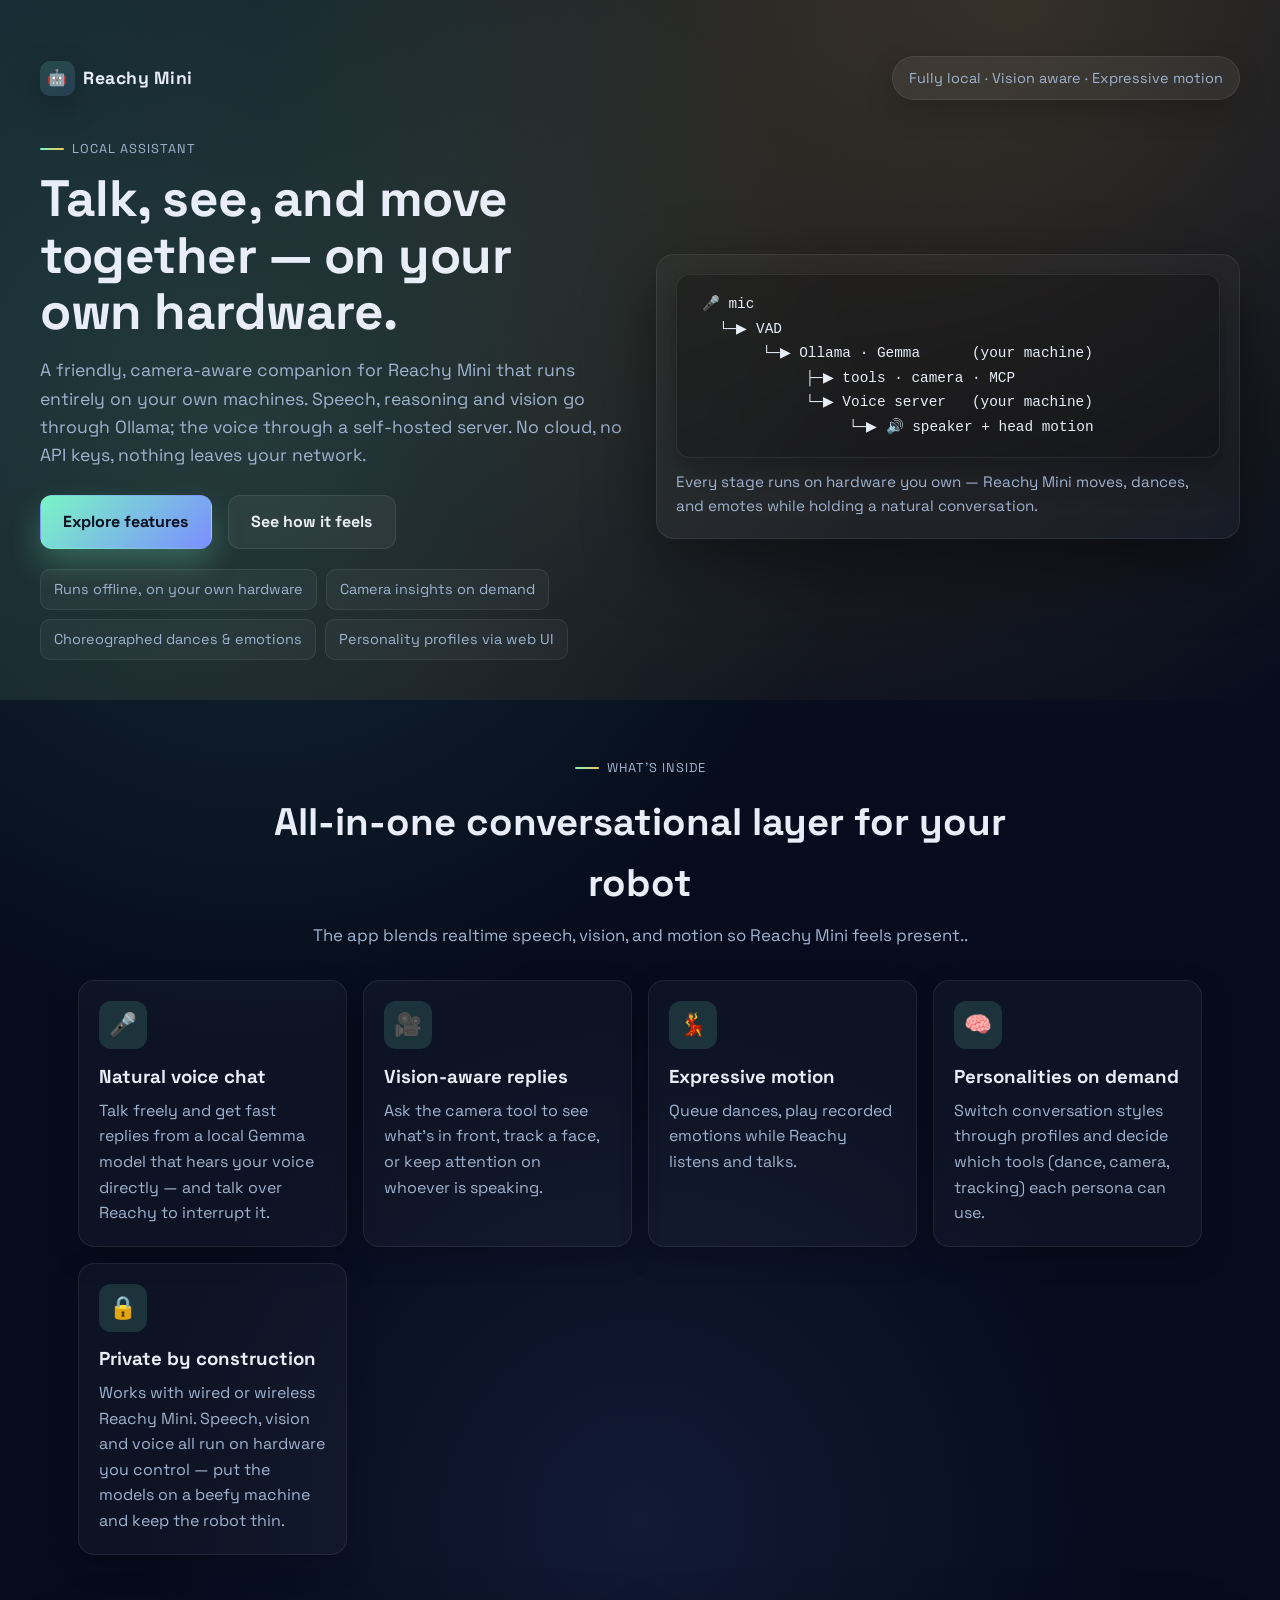
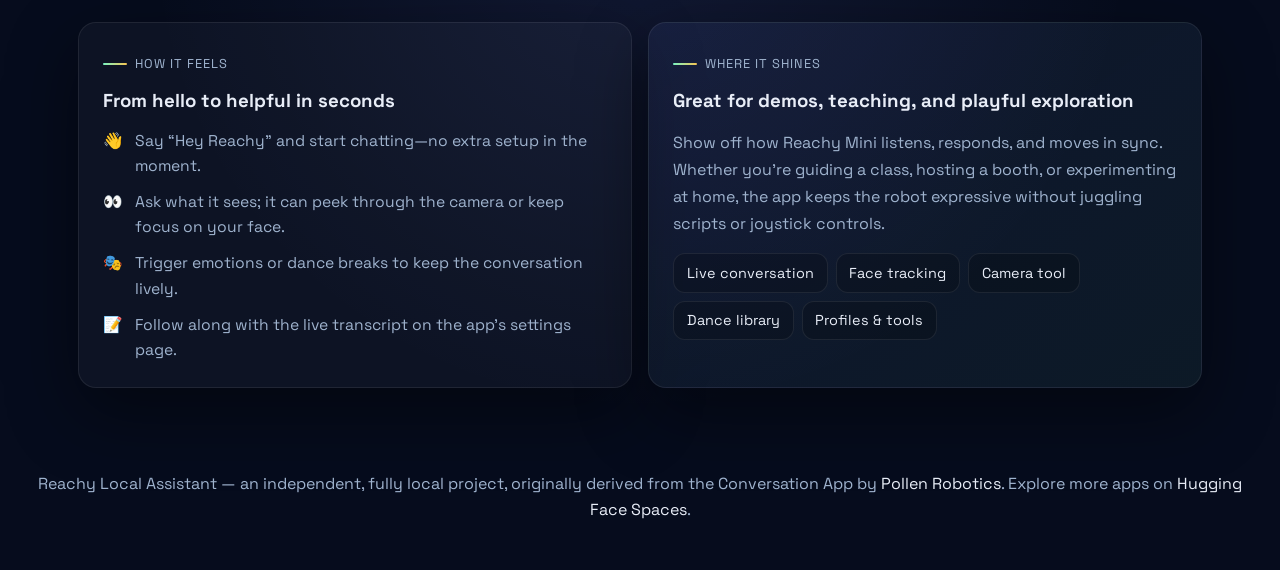
<file: index.html>
<!doctype html>
<html>

<head>
	<meta charset="utf-8" />
	<meta name="viewport" content="width=device-width, initial-scale=1" />
	<title>Reachy Local Assistant</title>
	<link rel="preconnect" href="https://fonts.googleapis.com">
	<link rel="preconnect" href="https://fonts.gstatic.com" crossorigin>
	<link href="https://fonts.googleapis.com/css2?family=Space+Grotesk:wght@400;500;600;700&family=Manrope:wght@400;500;600&display=swap" rel="stylesheet">
	<link rel="stylesheet" href="style.css" />
</head>

<body>
	<header class="hero">
		<div class="topline">
			<div class="brand">
				<span class="logo">🤖</span>
				<span class="brand-name">Reachy Mini</span>
			</div>
			<div class="pill">Fully local · Vision aware · Expressive motion</div>
		</div>
		<div class="hero-grid">
			<div class="hero-copy">
				<p class="eyebrow">Local Assistant</p>
				<h1>Talk, see, and move together — on your own hardware.</h1>
				<p class="lede">
					A friendly, camera-aware companion for Reachy Mini that runs entirely on your own machines. Speech, reasoning and vision go through Ollama; the voice through a self-hosted server. No cloud, no API keys, nothing leaves your network.
				</p>
				<div class="hero-actions">
					<a class="btn primary" href="#highlights">Explore features</a>
					<a class="btn ghost" href="#story">See how it feels</a>
				</div>
				<div class="hero-badges">
					<span>Runs offline, on your own hardware</span>
					<span>Camera insights on demand</span>
					<span>Choreographed dances & emotions</span>
					<span>Personality profiles via web UI</span>
				</div>
			</div>
			<div class="hero-visual">
				<div class="glass-card">
					<pre class="stack-diagram" aria-label="Local pipeline diagram">
 🎤 mic
   └─▶ VAD
        └─▶ Ollama · Gemma      (your machine)
             ├─▶ tools · camera · MCP
             └─▶ Voice server   (your machine)
                  └─▶ 🔊 speaker + head motion</pre>
					<p class="caption">Every stage runs on hardware you own — Reachy Mini moves, dances, and emotes while holding a natural conversation.</p>
				</div>
			</div>
		</div>
	</header>

	<section id="highlights" class="section features">
		<div class="section-header">
			<p class="eyebrow">What’s inside</p>
			<h2>All-in-one conversational layer for your robot</h2>
			<p class="intro">
				The app blends realtime speech, vision, and motion so Reachy Mini feels present..
			</p>
		</div>
		<div class="feature-grid">
			<div class="feature-card">
				<span class="icon">🎤</span>
				<h3>Natural voice chat</h3>
				<p>Talk freely and get fast replies from a local Gemma model that hears your voice directly — and talk over Reachy to interrupt it.</p>
			</div>
			<div class="feature-card">
				<span class="icon">🎥</span>
				<h3>Vision-aware replies</h3>
				<p>Ask the camera tool to see what’s in front, track a face, or keep attention on whoever is speaking.</p>
			</div>
			<div class="feature-card">
				<span class="icon">💃</span>
				<h3>Expressive motion</h3>
				<p>Queue dances, play recorded emotions while Reachy listens and talks.</p>
			</div>
			<div class="feature-card">
				<span class="icon">🧠</span>
				<h3>Personalities on demand</h3>
				<p>Switch conversation styles through profiles and decide which tools (dance, camera, tracking) each persona can use.</p>
			</div>
			<div class="feature-card">
				<span class="icon">🔒</span>
				<h3>Private by construction</h3>
				<p>Works with wired or wireless Reachy Mini. Speech, vision and voice all run on hardware you control — put the models on a beefy machine and keep the robot thin.</p>
			</div>
		</div>
	</section>

	<section id="story" class="section story">
		<div class="story-grid">
			<div class="story-card">
				<p class="eyebrow">How it feels</p>
				<h3>From hello to helpful in seconds</h3>
				<ul class="story-list">
					<li><span>👋</span> Say “Hey Reachy” and start chatting—no extra setup in the moment.</li>
					<li><span>👀</span> Ask what it sees; it can peek through the camera or keep focus on your face.</li>
					<li><span>🎭</span> Trigger emotions or dance breaks to keep the conversation lively.</li>
					<li><span>📝</span> Follow along with the live transcript on the app's settings page.</li>
				</ul>
			</div>
			<div class="story-card secondary">
				<p class="eyebrow">Where it shines</p>
				<h3>Great for demos, teaching, and playful exploration</h3>
				<p class="story-text">
					Show off how Reachy Mini listens, responds, and moves in sync. Whether you’re guiding a class, hosting a booth, or experimenting at home, the app keeps the robot expressive without juggling scripts or joystick controls.
				</p>
				<div class="chips">
					<span class="chip">Live conversation</span>
					<span class="chip">Face tracking</span>
					<span class="chip">Camera tool</span>
					<span class="chip">Dance library</span>
					<span class="chip">Profiles & tools</span>
				</div>
			</div>
		</div>
	</section>

	<footer class="footer">
		<p>
			Reachy Local Assistant — an independent, fully local project, originally derived from the Conversation App by <a href="https://github.com/pollen-robotics" target="_blank" rel="noopener">Pollen Robotics</a>.
			Explore more apps on <a href="https://huggingface.co/spaces/pollen-robotics/Reachy_Mini_Apps" target="_blank" rel="noopener">Hugging Face Spaces</a>.
		</p>
	</footer>

</body>

</html>
</file>
<file: style.css>
:root {
	--bg: #060c1d;
	--panel: #0c172b;
	--glass: rgba(17, 27, 48, 0.7);
	--card: rgba(255, 255, 255, 0.04);
	--accent: #7af5c4;
	--accent-2: #f6c452;
	--text: #e8edf7;
	--muted: #9fb3ce;
	--border: rgba(255, 255, 255, 0.08);
	--shadow: 0 25px 70px rgba(0, 0, 0, 0.45);
	font-family: "Space Grotesk", "Manrope", system-ui, -apple-system, sans-serif;
}

* {
	margin: 0;
	padding: 0;
	box-sizing: border-box;
}

body {
	background: radial-gradient(circle at 20% 20%, rgba(122, 245, 196, 0.12), transparent 30%),
		radial-gradient(circle at 80% 0%, rgba(246, 196, 82, 0.14), transparent 32%),
		radial-gradient(circle at 50% 70%, rgba(124, 142, 255, 0.1), transparent 30%),
		var(--bg);
	color: var(--text);
	min-height: 100vh;
	line-height: 1.6;
	padding-bottom: 3rem;
}

a {
	color: inherit;
	text-decoration: none;
}

.hero {
	padding: 3.5rem clamp(1.5rem, 3vw, 3rem) 2.5rem;
	position: relative;
	overflow: hidden;
}

.hero::after {
	content: "";
	position: absolute;
	inset: 0;
	background: linear-gradient(120deg, rgba(122, 245, 196, 0.12), rgba(246, 196, 82, 0.08), transparent);
	pointer-events: none;
}

.topline {
	display: flex;
	align-items: center;
	justify-content: space-between;
	max-width: 1200px;
	margin: 0 auto 2rem;
	position: relative;
	z-index: 2;
}

.brand {
	display: flex;
	align-items: center;
	gap: 0.5rem;
	font-weight: 700;
	letter-spacing: 0.5px;
	color: var(--text);
}

.logo {
	display: inline-flex;
	align-items: center;
	justify-content: center;
	width: 2.2rem;
	height: 2.2rem;
	border-radius: 10px;
	background: linear-gradient(145deg, rgba(122, 245, 196, 0.15), rgba(124, 142, 255, 0.15));
	box-shadow: 0 10px 30px rgba(0, 0, 0, 0.25);
}

.brand-name {
	font-size: 1.1rem;
}

.pill {
	background: rgba(255, 255, 255, 0.06);
	border: 1px solid var(--border);
	padding: 0.6rem 1rem;
	border-radius: 999px;
	color: var(--muted);
	font-size: 0.9rem;
	box-shadow: 0 12px 30px rgba(0, 0, 0, 0.2);
}

.hero-grid {
	display: grid;
	grid-template-columns: repeat(auto-fit, minmax(320px, 1fr));
	gap: clamp(1.5rem, 2.5vw, 2.5rem);
	max-width: 1200px;
	margin: 0 auto;
	position: relative;
	z-index: 2;
	align-items: center;
}

.hero-copy h1 {
	font-size: clamp(2.6rem, 4vw, 3.6rem);
	margin-bottom: 1rem;
	line-height: 1.1;
	letter-spacing: -0.5px;
}

.eyebrow {
	display: inline-flex;
	align-items: center;
	gap: 0.5rem;
	text-transform: uppercase;
	letter-spacing: 1px;
	font-size: 0.8rem;
	color: var(--muted);
	margin-bottom: 0.75rem;
}

.eyebrow::before {
	content: "";
	display: inline-block;
	width: 24px;
	height: 2px;
	background: linear-gradient(90deg, var(--accent), var(--accent-2));
	border-radius: 999px;
}

.lede {
	font-size: 1.1rem;
	color: var(--muted);
	max-width: 620px;
}

.hero-actions {
	display: flex;
	gap: 1rem;
	align-items: center;
	margin: 1.6rem 0 1.2rem;
	flex-wrap: wrap;
}

.btn {
	display: inline-flex;
	align-items: center;
	justify-content: center;
	gap: 0.6rem;
	padding: 0.85rem 1.4rem;
	border-radius: 12px;
	font-weight: 700;
	border: 1px solid transparent;
	cursor: pointer;
	transition: transform 0.2s ease, box-shadow 0.2s ease, background 0.2s ease, border-color 0.2s ease;
}

.btn.primary {
	background: linear-gradient(135deg, #7af5c4, #7c8eff);
	color: #0a0f1f;
	box-shadow: 0 15px 30px rgba(122, 245, 196, 0.25);
}

.btn.primary:hover {
	transform: translateY(-2px);
	box-shadow: 0 25px 45px rgba(122, 245, 196, 0.35);
}

.btn.ghost {
	background: rgba(255, 255, 255, 0.05);
	border-color: var(--border);
	color: var(--text);
}

.btn.ghost:hover {
	border-color: rgba(255, 255, 255, 0.3);
	transform: translateY(-2px);
}

.btn.wide {
	width: 100%;
	justify-content: center;
}

.hero-badges {
	display: flex;
	flex-wrap: wrap;
	gap: 0.6rem;
	color: var(--muted);
	font-size: 0.9rem;
}

.hero-badges span {
	padding: 0.5rem 0.8rem;
	border-radius: 10px;
	border: 1px solid var(--border);
	background: rgba(255, 255, 255, 0.04);
}

.hero-visual .glass-card {
	background: rgba(255, 255, 255, 0.03);
	border: 1px solid var(--border);
	border-radius: 18px;
	padding: 1.2rem;
	box-shadow: var(--shadow);
	backdrop-filter: blur(10px);
}

.stack-diagram {
	width: 100%;
	margin: 0;
	display: block;
	overflow-x: auto;
	padding: 1.1rem 1rem;
	border-radius: 14px;
	border: 1px solid var(--border);
	background: rgba(0, 0, 0, 0.28);
	box-shadow: 0 12px 35px rgba(0, 0, 0, 0.35);
	font-family: ui-monospace, SFMono-Regular, Menlo, monospace;
	font-size: clamp(0.72rem, 1.15vw, 0.9rem);
	line-height: 1.7;
	white-space: pre;
}

.caption {
	margin-top: 0.75rem;
	color: var(--muted);
	font-size: 0.95rem;
}

.section {
	max-width: 1200px;
	margin: 0 auto;
	padding: clamp(2rem, 4vw, 3.5rem) clamp(1.5rem, 3vw, 3rem);
}

.section-header {
	text-align: center;
	max-width: 780px;
	margin: 0 auto 2rem;
}

.section-header h2 {
	font-size: clamp(2rem, 3vw, 2.6rem);
	margin-bottom: 0.5rem;
}

.intro {
	color: var(--muted);
	font-size: 1.05rem;
}

.feature-grid {
	display: grid;
	grid-template-columns: repeat(auto-fit, minmax(240px, 1fr));
	gap: 1rem;
}

.feature-card {
	background: rgba(255, 255, 255, 0.03);
	border: 1px solid var(--border);
	border-radius: 16px;
	padding: 1.25rem;
	box-shadow: 0 10px 30px rgba(0, 0, 0, 0.2);
	transition: transform 0.2s ease, border-color 0.2s ease, box-shadow 0.2s ease;
}

.feature-card:hover {
	transform: translateY(-4px);
	border-color: rgba(122, 245, 196, 0.3);
	box-shadow: 0 18px 40px rgba(0, 0, 0, 0.3);
}

.feature-card .icon {
	width: 48px;
	height: 48px;
	border-radius: 12px;
	display: grid;
	place-items: center;
	background: rgba(122, 245, 196, 0.14);
	margin-bottom: 0.8rem;
	font-size: 1.4rem;
}

.feature-card h3 {
	margin-bottom: 0.35rem;
}

.feature-card p {
	color: var(--muted);
}

.story {
	padding-top: 1rem;
}

.story-grid {
	display: grid;
	grid-template-columns: repeat(auto-fit, minmax(280px, 1fr));
	gap: 1rem;
}

.story-card {
	background: rgba(255, 255, 255, 0.03);
	border: 1px solid var(--border);
	border-radius: 18px;
	padding: 1.5rem;
	box-shadow: var(--shadow);
}

.story-card.secondary {
	background: linear-gradient(145deg, rgba(124, 142, 255, 0.08), rgba(122, 245, 196, 0.06));
}

.story-card h3 {
	margin-bottom: 0.8rem;
}

.story-list {
	list-style: none;
	display: grid;
	gap: 0.7rem;
	color: var(--muted);
	font-size: 0.98rem;
}

.story-list li {
	display: flex;
	gap: 0.7rem;
	align-items: flex-start;
}

.story-text {
	color: var(--muted);
	line-height: 1.7;
	margin-bottom: 1rem;
}

.chips {
	display: flex;
	flex-wrap: wrap;
	gap: 0.5rem;
}

.chip {
	padding: 0.45rem 0.8rem;
	border-radius: 12px;
	background: rgba(0, 0, 0, 0.2);
	border: 1px solid var(--border);
	color: var(--text);
	font-size: 0.9rem;
}

.footer {
	text-align: center;
	color: var(--muted);
	padding: 2rem 1.5rem 0;
}

.footer a {
	color: var(--text);
	border-bottom: 1px solid transparent;
}

.footer a:hover {
	border-color: rgba(255, 255, 255, 0.5);
}

@media (max-width: 768px) {
	.hero {
		padding-top: 2.5rem;
	}

	.topline {
		flex-direction: column;
		gap: 0.8rem;
		align-items: flex-start;
	}

	.hero-actions {
		width: 100%;
	}

	.btn {
		width: 100%;
		justify-content: center;
	}

	.hero-badges {
		gap: 0.4rem;
	}
}
</file>
